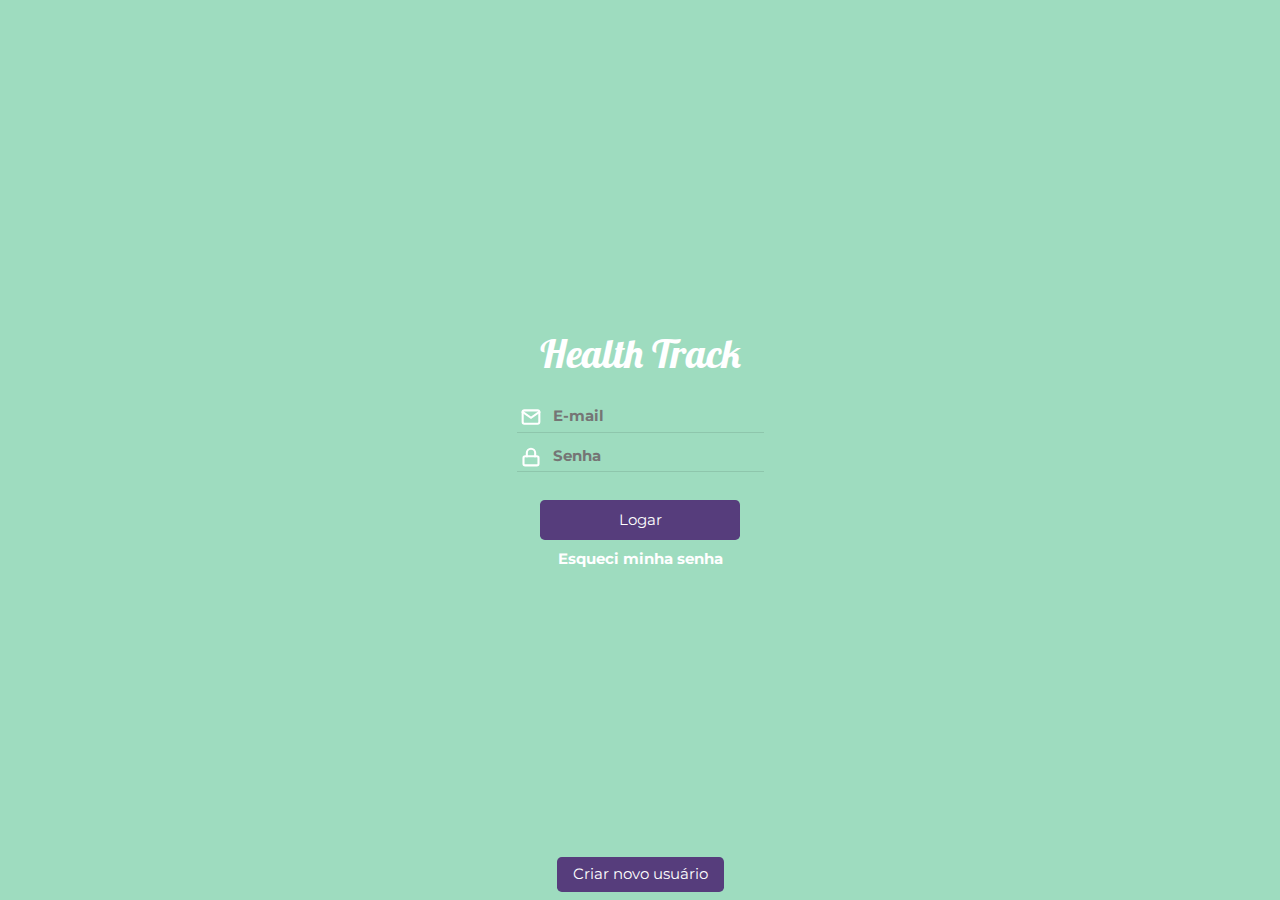
<file: index.html>
<!DOCTYPE html>
<html lang="pt-br">
<head>
    <!-- Metadados -->
    <meta charset="utf-8">
    <meta http-equiv="X-UA-Compatible" content="IE-edge">
    <meta name="viewport" content="width=device-width, initial-scale=1, shrink-to-fit=no">
    <meta name="keywords" content="HTML,CSS,XHTML,Javascript">
    <meta name="author" content="Tsuneo">
    <meta name="description" content="Health Track | Login Page">
    <!-- Bootstrap 4 | Local file -->
    <link rel="stylesheet" href="css/bootstrap.min.css">
    <!-- Style CSS -->
    <link rel="stylesheet" href="css/style.css">
    <!-- Google Fonts: CDN | Lobster, Montserrat -->
    <link href="https://fonts.googleapis.com/css?family=Lobster&display=swap" rel="stylesheet">
    <link href="https://fonts.googleapis.com/css?family=Montserrat&display=swap" rel="stylesheet">
    <!-- Title -->
    <title>Health Track</title>
</head>
<body class="bg-green font-family-montserrat font-size-15px text-white">

<!-- Page Wrap -->
<div class="container-fluid d-flex h-100 flex-column justify-content-center align-items-center">

    <!-- Logo Health Track -->
    <div class="row">
        <h1 class="font-family-lobster mb-3">Health Track</h1>
    </div>

    <!-- FORMULARIO -->
    <form id="form_logar" action="main.html" onsubmit="return false;">

        <!-- Login | Email -->
        <div class="row">
            <div class="border-bottom-1-green p-1">
                <svg xmlns="http://www.w3.org/2000/svg" width="20" height="20" viewBox="0 0 24 24" fill="none" stroke="#FFF" stroke-width="2.5" stroke-linecap="square" stroke-linejoin="arcs"><path d="M4 4h16c1.1 0 2 .9 2 2v12c0 1.1-.9 2-2 2H4c-1.1 0-2-.9-2-2V6c0-1.1.9-2 2-2z"></path><polyline points="22,6 12,13 2,6"></polyline></svg>
                <input id="input_logar_email" tabindex="2" type="text" class="ml-2 pt-2 border-0 bg-transparent text-dark-grey font-weight-bold" placeholder="E-mail">
            </div>  
        </div>

        <!-- Login | Senha -->
        <div class="row mb-1">
            <div class="border-bottom-1-green p-1">
                <svg xmlns="http://www.w3.org/2000/svg" width="20" height="20" viewBox="0 0 24 24" fill="none" stroke="#FFF" stroke-width="2.5" stroke-linecap="square" stroke-linejoin="arcs"><rect x="3" y="11" width="18" height="11" rx="2" ry="2"></rect><path d="M7 11V7a5 5 0 0 1 10 0v4"></path></svg>
                <input id="input_logar_senha" tabindex="3" class="ml-2 pt-2 border-0 bg-transparent text-dark-grey font-weight-bold" type="password" placeholder="Senha">
            </div>
        </div>

        <!-- BTN | Logar -->
        <div class="row d-flex justify-content-center">
            <button id="btn_logar" tabindex="4" type="submit" class="mt-4 bg-purple text-white border-0 rounded-lg w-200px h-40px">Logar</button>
        </div>

    </form>

    <!-- Esqueci minha senha -->
    <div class="row">
        <span class="mt-2 cursor-pointer font-weight-bold" tabindex="5" data-toggle="modal" data-target=".modal-esqueci-senha">Esqueci minha senha</span>
    </div>
    
    <!-- FOOTER | Criar novo usuário -->
    <footer class="row fixed-bottom justify-content-center">
        <button type="text" tabindex="6" class="mb-2 h-35px bg-purple border-0 rounded-lg text-white" data-toggle="modal" data-target=".modal-novo-usuario"><span class="pr-3 pl-3 mt-3 mb-3">Criar novo usuário</span></button>
    </footer>
    

    <!-- Modal | Esqueci a senha -->
    <div class="modal fade modal-esqueci-senha" tabindex="-1" role="dialog" aria-labelledby="exampleModalLongTitle" aria-hidden="true">
        <div class="modal-dialog modal-lg" role="document">
          <div class="modal-content">
            <form id="form_esqueci_senha">
                <div class="modal-header bg-purple rounded-0">
                    <h5 class="modal-title pl-3 font-weight-bold">Esqueci minha senha</h5>
                    <button type="button" class="close" data-dismiss="modal" aria-label="Close">
                        <span aria-hidden="true">&times;</span>
                    </button>
                </div>
                <div class="modal-body d-flex flex-column justify-content-center align-items-center form-group">
                    <!-- E-mail cadastrado -->
                    <span class="text-dark w-90">Informe o e-mail cadastrado para receber sua senha diretamente em seu email.</span>
                    <label for="input_email_esqueci_senha"></label>
                    <input id="input_email_esqueci_senha" type="text" class="mt-2 w-90 form-control" placeholder="E-mail cadastrado">
                </div>
                <div class="modal-footer form-group">
                    <button type="button" class="btn bg-purple text-light" data-dismiss="modal">Fechar</button>
                    <button id="btn_esqueci_senha" type="button" type="submit" class="btn bg-purple text-light">Enviar</button>
                </div>
              </form>
          </div>
        </div>
    </div>

    <!-- Modal | Criar novo usuário -->
    <div class="modal fade modal-novo-usuario" tabindex="-1" role="dialog" aria-labelledby="exampleModalLongTitle" aria-hidden="true">
        <div class="modal-dialog modal-lg" role="document">
            <form id="form_novo_usuario" action="main.html" method="POST" onsubmit="return false;">
            <div class="modal-content">

                <div class="modal-header bg-purple rounded-0 form-group">
                    <h5 class="modal-title pl-3 font-weight-bold">Registre-se no Health Track</h5>
                    <button type="button" class="close" data-dismiss="modal" aria-label="Close">
                        <span aria-hidden="true">&times;</span>
                    </button>
                </div>

                <div id="modal_body_novo_usuario" class="modal-body d-flex flex-column justify-content-center align-items-center form-group m-0">
                    <!-- Nome Completo -->
                    <label for="input_nome_novo_usuario" class="mt-0"></label>
                    <input id="input_nome_novo_usuario" type="text" class="form-control" placeholder="Nome completo">
                    <span id="span_ajuda_nome_novo_usuario" class="span-ajuda text-danger align-self-start">* É necessário preencher seu nome completo.</span>
                    <!-- Data nascimento -->
                    <label for="input_nascimento_novo_usuario"></label>
                    <div class="input-group">
                        <div class="input-group-prepend">
                            <div class="input-group-text">Nascimento</div>
                        </div>
                        <input id="input_nascimento_novo_usuario" type="text" class="form-control" placeholder="dd/mm/aaaa">
                    </div>
                    <span id="span_ajuda_nascimento_novo_usuario" class="span-ajuda text-danger align-self-start">*Use a formatação DD/MM/AAAA e não se esqueça da /</span>
                    <!-- Altura -->
                    <label for="input_altura_novo_usuario"></label>
                    <input id="input_altura_novo_usuario" type="text" class="form-control" placeholder="Altura (cm)">
                    <span id="span_ajuda_altura_novo_usuario" class="span-ajuda text-danger align-self-start">*Preencha usando o valor em centímetros.</span>
                    <!-- Email -->
                    <label for="input_email_novo_usuario"></label>
                    <input id="input_email_novo_usuario" type="text" class="form-control" placeholder="E-mail">
                    <!-- Confirmar Email -->
                    <label for="input_email_novo_usuario_confirmar"></label>
                    <input id="input_email_novo_usuario_confirmar" type="text" class="form-control" placeholder="Confirmar E-mail">
                    <span id="span_ajuda_email_novo_usuario" class="span-ajuda text-danger align-self-start">*Informe um email válido que ainda não esteja cadastrado no Health Track.</span>
                    <span id="span_ajuda_confirmar_email_novo_usuario" class="span-ajuda text-danger align-self-start">*E-mails devem ser idênticos.</span>
                    <!-- Senha -->
                    <label for="input_senha_novo_usuario"></label>
                    <input id="input_senha_novo_usuario" type="password" class="form-control" placeholder="Senha">
                    <!-- Confirmar Senha -->
                    <label for="input_senha_novo_usuario_confirmar"></label>
                    <input id="input_senha_novo_usuario_confirmar" type="password" class="form-control" placeholder="Confirmar Senha">
                    <span id="span_ajuda_senha_novo_usuario" class="span-ajuda text-danger align-self-start">*Senha deve ser composta de no mínimo 6 dígitos, dentre eles pelo menos 1 letra minúscula, 1 maiúscula e 1 númeral.</span>
                    <span id="span_ajuda_confirmar_senha_novo_usuario" class="span-ajuda text-danger align-self-start">*Senhas devem ser idênticas.</span>
                    <!-- Disclaimer -->
                    <span class="text-dark mt-2 w-95">Ao inscrever-se, você concorda com os <span class="text-primary">Termos de Serviço e a Política de Privacidade</span>, incluindo o <span class="text-primary">Uso de Cookies.</span>
                </div>

                <div id="modal_footer_novo_usuario" class="modal-footer form-group">
                    <button type="button" class="btn bg-purple text-light" data-dismiss="modal" onclick="document.location.reload(false);">Fechar</button>
                    <button id="btn_criar_novo_usuario" type="submit" class="btn bg-purple text-light">Criar conta</button>
                </div>

            </div>
            </form>
        </div>
    </div>


<!-- MODAL ALERT BOX -->
<div class="modal fade" id="modal_warning" tabindex="-1" role="dialog" aria-labelledby="modalWarning" aria-hidden="true">
    <div class="modal-dialog modal-lg" role="document">
        <div class="modal-content">
            <!-- MODAL HEADER -->
            <div class="modal-header bg-danger rounded-0">
                <h5 class="modal-title" id="exampleModalCenterTitle">AVISO</h5>
                <button type="button" class="close" data-dismiss="modal" aria-label="Close">
                    <span aria-hidden="true">&times;</span>
                </button>
            </div>
            <!-- MODAL BODY -->
            <div class="modal-body text-dark font-weight-bold">
                <span id="span_warning_msg"></span>
            </div>
            <!-- MODAL FOOTER -->
            <div class="modal-footer">
            <button type="button" class="btn btn-secondary bg-danger" data-dismiss="modal">Fechar</button>
            </div>
        </div>
    </div>
</div>

<!-- MODAL SUCCESS BOX -->
<div class="modal fade" id="modal_success" tabindex="-1" role="dialog" aria-labelledby="modalSuccess" aria-hidden="true">
    <div class="modal-dialog modal-lg" role="document">
        <div class="modal-content">
            <!-- MODAL HEADER -->
            <div class="modal-header bg-success rounded-0">
                <h5 class="modal-title" id="exampleModalCenterTitle">SUCESSO</h5>
                <button type="button" class="close" data-dismiss="modal" aria-label="Close">
                    <span aria-hidden="true">&times;</span>
                </button>
            </div>
            <!-- MODAL BODY -->
            <div class="modal-body text-dark font-weight-bold">
                <span id="span_success_msg"></span>
            </div>
            <!-- MODAL FOOTER -->
            <div class="modal-footer">
            <button type="button" class="btn btn-secondary bg-success" data-dismiss="modal">Fechar</button>
            </div>
        </div>
    </div>
</div>
    
</div>
    <!-- CDN | JQuery, Ajax e Bootstrap 4 -->
    <script src="js/jquery-3.4.1.js"></script>
    <script src="https://cdnjs.cloudflare.com/ajax/libs/popper.js/1.14.7/umd/popper.min.js" integrity="sha384-UO2eT0CpHqdSJQ6hJty5KVphtPhzWj9WO1clHTMGa3JDZwrnQq4sF86dIHNDz0W1" crossorigin="anonymous"></script>
    <script src="js/bootstrap.min.js"></script>
    <!-- Scripts -->
    <script src="js/script.js"></script>
</body>
<html>
</file>
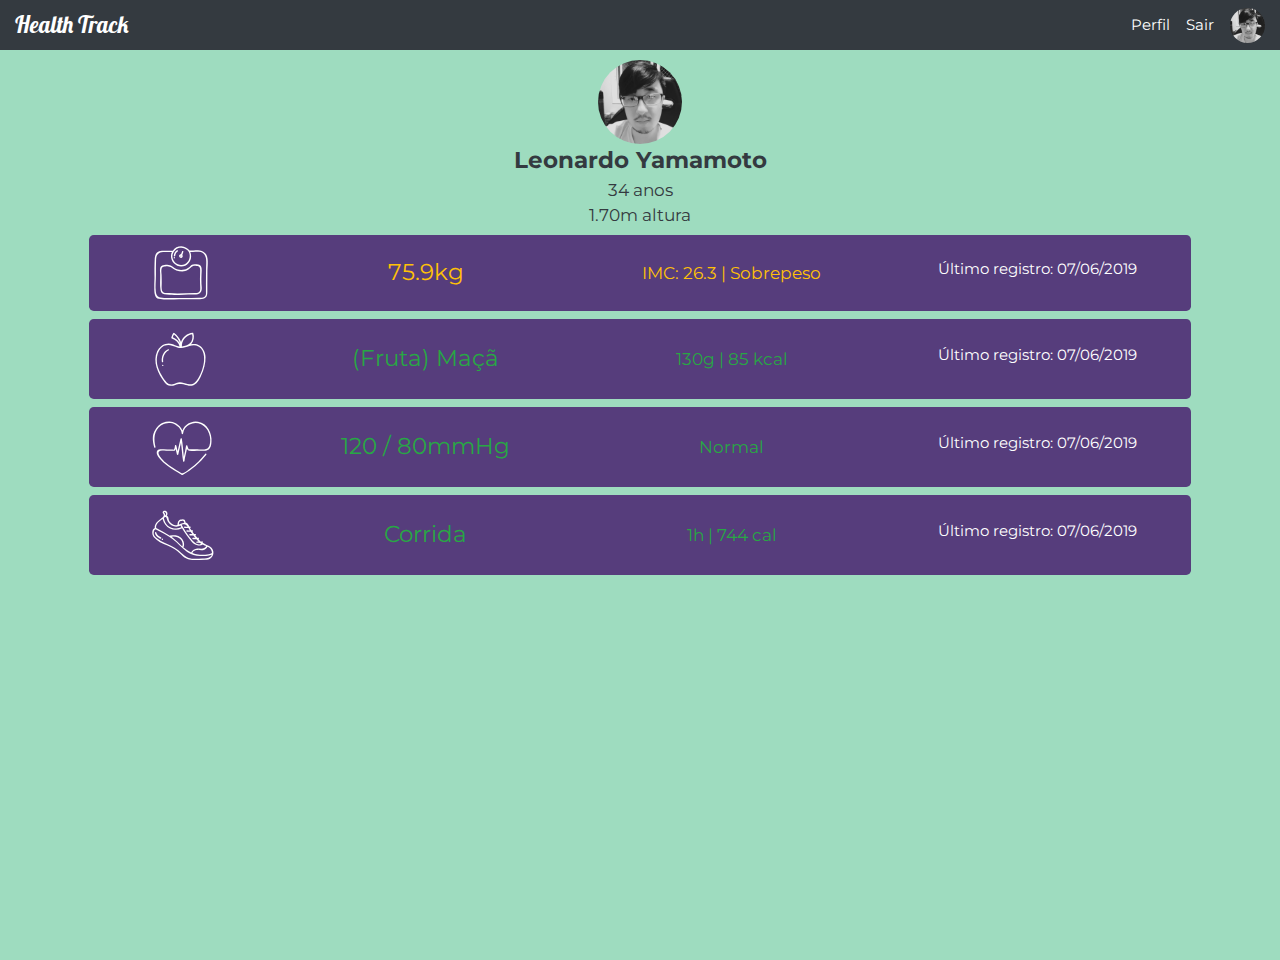
<file: main.html>
<!DOCTYPE html>
<html lang="pt-br">
<head>
    <!-- Metadados -->
    <meta charset="utf-8">
    <meta http-equiv="X-UA-Compatible" content="IE-edge">
    <meta name="viewport" content="width=device-width, initial-scale=1, shrink-to-fit=no">
    <meta name="keywords" content="HTML,CSS,XHTML,Javascript">
    <meta name="author" content="Tsuneo">
    <meta name="description" content="Bootstrap Template">
    <!-- Bootstrap 4 | Local file -->
    <link rel="stylesheet" href="css/bootstrap.min.css">
    <!-- Style CSS -->
    <link rel="stylesheet" href="css/style.css">
    <!-- Google Fonts: CDN | Lobster, Montserrat -->
    <link href="https://fonts.googleapis.com/css?family=Lobster&display=swap" rel="stylesheet">
    <link href="https://fonts.googleapis.com/css?family=Montserrat&display=swap" rel="stylesheet">
    <!-- Title -->
    <title>Health Track</title>
</head>
<body class="bg-green text-white font-family-montserrat font-size-15px">

<!-- HEADER -->
<header class="container-fluid fixed-top h-50px bg-dark d-flex justify-content-end align-items-center">
    <span class="mr-auto font-size-150 font-family-lobster">Health Track</span>
    <span class="mr-3 cursor-pointer" data-toggle="modal" data-target=".modal-perfil">Perfil</span>
    <span class="mr-3 cursor-pointer" onclick="location.href='index.html';">Sair</span>
    <img class="w-35px rounded-circle" src="img/tsuneo-avatar-pb-500x500.jpg" alt="mini avatar"/>
</header>

<!-- MAIN CONTAINER -->
<div class="container mt-60px">

    <!-- PERFIL -->
    <div class="row mb-2 d-flex flex-column justify-content-center align-items-center text-dark">
        <div class="row">
            <img src="img/tsuneo-avatar-pb-500x500.jpg" class="w-84px rounded-circle" alt="Imagem de Avatar">
        </div>
        <div class="row">
            <span class="font-size-150 font-weight-bold">Leonardo Yamamoto<span>
        </div>
        <div class="row">
            <span class="font-size-110">34 anos</span>
        </div>
        <div class="row">
            <span class="font-size-110">1.70m altura</span>
        </div>
    </div>

    <!-- PESO -->
    <div class="row mr-1 ml-1 mb-2 main-link bg-purple cursor-pointer rounded-lg" data-toggle="modal" data-target=".modal-peso">
        <div class="container-fluid">
            <div class="row">
                <!-- ICONE Peso -->
                <div class="col-md-2 d-flex justify-content-center">
                    <img class="pt-2 pb-2" src="img/Peso-Doodle.png" alt="Icone de Peso" />
                </div>
                <!-- Peso Atual -->
                <div class="col-md d-flex justify-content-center align-items-center">
                    <span class="font-size-150 text-warning">75.9kg</span>
                </div>
                <!-- IMC -->
                <div class="col-md d-flex justify-content-center align-items-center">
                    <span class="font-size-110 text-warning">IMC: 26.3 | Sobrepeso</span>
                </div>
                <!-- Ultimo Registro de Peso -->
                <div class="col-md mb-2 d-flex justify-content-center align-items-center">
                    <span>Último registro: 07/06/2019</span>
                </div>
            </div>
        </div>
    </div>

    <!-- GRÁFICO DE PESO -->
    <div class="row d-flex justify-content-center align-items-center">
        <div id="chartPeso" class="w-90"></div>
    </div>

    <!-- ALIMENTOS CONSUMIDOS -->
    <div class="row mr-1 ml-1 mb-2 main-link bg-purple cursor-pointer rounded-lg" data-toggle="modal" data-target=".modal-alimento">
        <div class="container-fluid">

            <div class="row">
                <!-- ICONE Alimento -->
                <div class="col-md-2 d-flex justify-content-center">
                    <img src="img/Alimentos-Doodle.png" alt="Icone de Alimento" />
                </div>
                <div class="col-md d-flex justify-content-center align-items-center">
                    <span class="font-size-150 text-success">(Fruta) Maçã</span>
                </div>
                <div class="col-md d-flex justify-content-center align-items-center">
                    <span class="font-size-110 text-success">130g | 85 kcal</span>
                </div>
                <div class="col-md mb-2 d-flex justify-content-center align-items-center">
                    <span>Último registro: 07/06/2019</span>
                </div>
            </div>
        </div>
    </div>

    <!-- PRESSÃO ARTERIAL -->
    <div class="row mr-1 ml-1 mb-2 main-link bg-purple cursor-pointer rounded-lg" data-toggle="modal" data-target=".modal-pressao">
        <div class="container-fluid">

            <div class="row">
                <!-- ICONE Pressão Arterial -->
                <div class="col-md-2 d-flex justify-content-center">
                    <img src="img/Pressao-Arterial-Doodle.png" alt="Icone de Pressão Arterial" />
                </div>
                <div class="col-md d-flex justify-content-center align-items-center">
                    <span class="font-size-150 text-success">120 / 80mmHg</span>
                </div>
                <div class="col-md d-flex justify-content-center align-items-center">
                    <span class="font-size-110 text-success">Normal</span>
                </div>
                <div class="col-md mb-2 d-flex justify-content-center align-items-center">
                    <span>Último registro: 07/06/2019</span>
                </div>
            </div>
        </div>
    </div>

    <!-- ATIVIDADE FÍSICA -->
    <div class="row mr-1 ml-1 mb-2 main-link bg-purple cursor-pointer rounded-lg" data-toggle="modal" data-target=".modal-atividade">
        <div class="container-fluid">

            <div class="row">
                <!-- ICONE Atividade Física -->
                <div class="col-md-2 d-flex justify-content-center">
                    <img src="img/Atividades-Fisicas-Doodle.png" alt="Icone de Atividade Física" />
                </div>
                <div class="col-md d-flex justify-content-center align-items-center">
                    <span class="font-size-150 text-success">Corrida</span>
                </div>
                <div class="col-md d-flex justify-content-center align-items-center">
                    <span class="font-size-110 text-success">1h | 744 cal</span>
                </div>
                <div class="col-md mb-2 d-flex justify-content-center align-items-center">
                    <span>Último registro: 07/06/2019</span>
                </div>
            </div>
        </div>
    </div>

</div>


<!-- Modal | Registro de Peso -->
<div class="modal fade modal-peso" tabindex="-1" role="dialog" aria-labelledby="modalPeso" aria-hidden="true">
    <div class="modal-dialog modal-xl" role="document">
        <div class="modal-content bg-light">
            <!-- HEADER -->
            <div class="modal-header bg-purple rounded-0">
                <h5 class="modal-title pl-3 font-weight-bold">Registro de Peso</h5>
                <button type="button" class="close" data-dismiss="modal" aria-label="Close">
                    <span aria-hidden="true">&times;</span>
                </button>
            </div>
            <!-- CONTENT -->
            <div class="modal-body">
                <!-- Container -->
                <div class="container-fluid">
                    <!-- Tabela -->
                    <table class="table table-responsive-sm text-center">
                        <thead class="bg-purple text-light">
                            <!-- Cabeçalho da Tabela -->
                            <tr>
                                <th scope="col">Registro</th>
                                <th scope="col">Peso(kg)</th>
                                <th scope="col">Editar</th>
                                <th scope="col">Remover</th>
                            </tr>
                        </thead>
                        <tbody class="text-dark">
                            <!-- Exemplo 1 -->
                            <tr>
                                <td>07/06/19</td>
                                <td>75.9</td>
                                <td><svg xmlns="http://www.w3.org/2000/svg" width="20" height="20" viewBox="0 0 24 24" fill="none" stroke="#563d7c" stroke-width="2" stroke-linecap="butt" stroke-linejoin="arcs"><path d="M20 14.66V20a2 2 0 0 1-2 2H4a2 2 0 0 1-2-2V6a2 2 0 0 1 2-2h5.34"></path><polygon points="18 2 22 6 12 16 8 16 8 12 18 2"></polygon></svg></td>
                                <td><svg xmlns="http://www.w3.org/2000/svg" width="20" height="20" viewBox="0 0 24 24" fill="none" stroke="#563d7c" stroke-width="2" stroke-linecap="butt" stroke-linejoin="arcs"><polyline points="3 6 5 6 21 6"></polyline><path d="M19 6v14a2 2 0 0 1-2 2H7a2 2 0 0 1-2-2V6m3 0V4a2 2 0 0 1 2-2h4a2 2 0 0 1 2 2v2"></path><line x1="10" y1="11" x2="10" y2="17"></line><line x1="14" y1="11" x2="14" y2="17"></line></svg></td>
                            </tr>
                            <!-- Exemplo 2 -->
                            <tr>
                                <td>21/05/19</td>
                                <td>76.6</td>
                                <td><svg xmlns="http://www.w3.org/2000/svg" width="20" height="20" viewBox="0 0 24 24" fill="none" stroke="#563d7c" stroke-width="2" stroke-linecap="butt" stroke-linejoin="arcs"><path d="M20 14.66V20a2 2 0 0 1-2 2H4a2 2 0 0 1-2-2V6a2 2 0 0 1 2-2h5.34"></path><polygon points="18 2 22 6 12 16 8 16 8 12 18 2"></polygon></svg></td>
                                <td><svg xmlns="http://www.w3.org/2000/svg" width="20" height="20" viewBox="0 0 24 24" fill="none" stroke="#563d7c" stroke-width="2" stroke-linecap="butt" stroke-linejoin="arcs"><polyline points="3 6 5 6 21 6"></polyline><path d="M19 6v14a2 2 0 0 1-2 2H7a2 2 0 0 1-2-2V6m3 0V4a2 2 0 0 1 2-2h4a2 2 0 0 1 2 2v2"></path><line x1="10" y1="11" x2="10" y2="17"></line><line x1="14" y1="11" x2="14" y2="17"></line></svg></td>
                            </tr>
                            <!-- Exemplo 3 -->
                            <tr>
                                <td>29/04/19</td>
                                <td>77.0</td>
                                <td><svg xmlns="http://www.w3.org/2000/svg" width="20" height="20" viewBox="0 0 24 24" fill="none" stroke="#563d7c" stroke-width="2" stroke-linecap="butt" stroke-linejoin="arcs"><path d="M20 14.66V20a2 2 0 0 1-2 2H4a2 2 0 0 1-2-2V6a2 2 0 0 1 2-2h5.34"></path><polygon points="18 2 22 6 12 16 8 16 8 12 18 2"></polygon></svg></td>
                                <td><svg xmlns="http://www.w3.org/2000/svg" width="20" height="20" viewBox="0 0 24 24" fill="none" stroke="#563d7c" stroke-width="2" stroke-linecap="butt" stroke-linejoin="arcs"><polyline points="3 6 5 6 21 6"></polyline><path d="M19 6v14a2 2 0 0 1-2 2H7a2 2 0 0 1-2-2V6m3 0V4a2 2 0 0 1 2-2h4a2 2 0 0 1 2 2v2"></path><line x1="10" y1="11" x2="10" y2="17"></line><line x1="14" y1="11" x2="14" y2="17"></line></svg></td>
                            </tr>
                            <!-- Exemplo 4 -->
                            <tr>
                                <td>23/03/19</td>
                                <td>77.4</td>
                                <td><svg xmlns="http://www.w3.org/2000/svg" width="20" height="20" viewBox="0 0 24 24" fill="none" stroke="#563d7c" stroke-width="2" stroke-linecap="butt" stroke-linejoin="arcs"><path d="M20 14.66V20a2 2 0 0 1-2 2H4a2 2 0 0 1-2-2V6a2 2 0 0 1 2-2h5.34"></path><polygon points="18 2 22 6 12 16 8 16 8 12 18 2"></polygon></svg></td>
                                <td><svg xmlns="http://www.w3.org/2000/svg" width="20" height="20" viewBox="0 0 24 24" fill="none" stroke="#563d7c" stroke-width="2" stroke-linecap="butt" stroke-linejoin="arcs"><polyline points="3 6 5 6 21 6"></polyline><path d="M19 6v14a2 2 0 0 1-2 2H7a2 2 0 0 1-2-2V6m3 0V4a2 2 0 0 1 2-2h4a2 2 0 0 1 2 2v2"></path><line x1="10" y1="11" x2="10" y2="17"></line><line x1="14" y1="11" x2="14" y2="17"></line></svg></td>
                            </tr>
                            <!-- Exemplo 5 -->
                            <tr>
                                <td>24/02/19</td>
                                <td>77.0</td>
                                <td><svg xmlns="http://www.w3.org/2000/svg" width="20" height="20" viewBox="0 0 24 24" fill="none" stroke="#563d7c" stroke-width="2" stroke-linecap="butt" stroke-linejoin="arcs"><path d="M20 14.66V20a2 2 0 0 1-2 2H4a2 2 0 0 1-2-2V6a2 2 0 0 1 2-2h5.34"></path><polygon points="18 2 22 6 12 16 8 16 8 12 18 2"></polygon></svg></td>
                                <td><svg xmlns="http://www.w3.org/2000/svg" width="20" height="20" viewBox="0 0 24 24" fill="none" stroke="#563d7c" stroke-width="2" stroke-linecap="butt" stroke-linejoin="arcs"><polyline points="3 6 5 6 21 6"></polyline><path d="M19 6v14a2 2 0 0 1-2 2H7a2 2 0 0 1-2-2V6m3 0V4a2 2 0 0 1 2-2h4a2 2 0 0 1 2 2v2"></path><line x1="10" y1="11" x2="10" y2="17"></line><line x1="14" y1="11" x2="14" y2="17"></line></svg></td>
                            </tr>
                            <!-- Exemplo 6 -->
                            <tr>
                                <td>26/01/19</td>
                                <td>77.6</td>
                                <td><svg xmlns="http://www.w3.org/2000/svg" width="20" height="20" viewBox="0 0 24 24" fill="none" stroke="#563d7c" stroke-width="2" stroke-linecap="butt" stroke-linejoin="arcs"><path d="M20 14.66V20a2 2 0 0 1-2 2H4a2 2 0 0 1-2-2V6a2 2 0 0 1 2-2h5.34"></path><polygon points="18 2 22 6 12 16 8 16 8 12 18 2"></polygon></svg></td>
                                <td><svg xmlns="http://www.w3.org/2000/svg" width="20" height="20" viewBox="0 0 24 24" fill="none" stroke="#563d7c" stroke-width="2" stroke-linecap="butt" stroke-linejoin="arcs"><polyline points="3 6 5 6 21 6"></polyline><path d="M19 6v14a2 2 0 0 1-2 2H7a2 2 0 0 1-2-2V6m3 0V4a2 2 0 0 1 2-2h4a2 2 0 0 1 2 2v2"></path><line x1="10" y1="11" x2="10" y2="17"></line><line x1="14" y1="11" x2="14" y2="17"></line></svg></td>
                            </tr>
                            <!-- Exemplo 7 -->
                            <tr>
                                <td>29/12/18</td>
                                <td>78.4</td>
                                <td><svg xmlns="http://www.w3.org/2000/svg" width="20" height="20" viewBox="0 0 24 24" fill="none" stroke="#563d7c" stroke-width="2" stroke-linecap="butt" stroke-linejoin="arcs"><path d="M20 14.66V20a2 2 0 0 1-2 2H4a2 2 0 0 1-2-2V6a2 2 0 0 1 2-2h5.34"></path><polygon points="18 2 22 6 12 16 8 16 8 12 18 2"></polygon></svg></td>
                                <td><svg xmlns="http://www.w3.org/2000/svg" width="20" height="20" viewBox="0 0 24 24" fill="none" stroke="#563d7c" stroke-width="2" stroke-linecap="butt" stroke-linejoin="arcs"><polyline points="3 6 5 6 21 6"></polyline><path d="M19 6v14a2 2 0 0 1-2 2H7a2 2 0 0 1-2-2V6m3 0V4a2 2 0 0 1 2-2h4a2 2 0 0 1 2 2v2"></path><line x1="10" y1="11" x2="10" y2="17"></line><line x1="14" y1="11" x2="14" y2="17"></line></svg></td>
                            </tr>
                            <!-- Exemplo 8 -->
                            <tr>
                                <td>30/11/18</td>
                                <td>79.4</td>
                                <td><svg xmlns="http://www.w3.org/2000/svg" width="20" height="20" viewBox="0 0 24 24" fill="none" stroke="#563d7c" stroke-width="2" stroke-linecap="butt" stroke-linejoin="arcs"><path d="M20 14.66V20a2 2 0 0 1-2 2H4a2 2 0 0 1-2-2V6a2 2 0 0 1 2-2h5.34"></path><polygon points="18 2 22 6 12 16 8 16 8 12 18 2"></polygon></svg></td>
                                <td><svg xmlns="http://www.w3.org/2000/svg" width="20" height="20" viewBox="0 0 24 24" fill="none" stroke="#563d7c" stroke-width="2" stroke-linecap="butt" stroke-linejoin="arcs"><polyline points="3 6 5 6 21 6"></polyline><path d="M19 6v14a2 2 0 0 1-2 2H7a2 2 0 0 1-2-2V6m3 0V4a2 2 0 0 1 2-2h4a2 2 0 0 1 2 2v2"></path><line x1="10" y1="11" x2="10" y2="17"></line><line x1="14" y1="11" x2="14" y2="17"></line></svg></td>
                            </tr>
                            <!-- Exemplo 9 -->
                            <tr>
                                <td>23/10/18</td>
                                <td>80.0</td>
                                <td><svg xmlns="http://www.w3.org/2000/svg" width="20" height="20" viewBox="0 0 24 24" fill="none" stroke="#563d7c" stroke-width="2" stroke-linecap="butt" stroke-linejoin="arcs"><path d="M20 14.66V20a2 2 0 0 1-2 2H4a2 2 0 0 1-2-2V6a2 2 0 0 1 2-2h5.34"></path><polygon points="18 2 22 6 12 16 8 16 8 12 18 2"></polygon></svg></td>
                                <td><svg xmlns="http://www.w3.org/2000/svg" width="20" height="20" viewBox="0 0 24 24" fill="none" stroke="#563d7c" stroke-width="2" stroke-linecap="butt" stroke-linejoin="arcs"><polyline points="3 6 5 6 21 6"></polyline><path d="M19 6v14a2 2 0 0 1-2 2H7a2 2 0 0 1-2-2V6m3 0V4a2 2 0 0 1 2-2h4a2 2 0 0 1 2 2v2"></path><line x1="10" y1="11" x2="10" y2="17"></line><line x1="14" y1="11" x2="14" y2="17"></line></svg></td>
                            </tr>
                            <!-- Exemplo 10 -->
                            <tr>
                                <td>21/09/18</td>
                                <td>81.0</td>
                                <td><svg xmlns="http://www.w3.org/2000/svg" width="20" height="20" viewBox="0 0 24 24" fill="none" stroke="#563d7c" stroke-width="2" stroke-linecap="butt" stroke-linejoin="arcs"><path d="M20 14.66V20a2 2 0 0 1-2 2H4a2 2 0 0 1-2-2V6a2 2 0 0 1 2-2h5.34"></path><polygon points="18 2 22 6 12 16 8 16 8 12 18 2"></polygon></svg></td>
                                <td><svg xmlns="http://www.w3.org/2000/svg" width="20" height="20" viewBox="0 0 24 24" fill="none" stroke="#563d7c" stroke-width="2" stroke-linecap="butt" stroke-linejoin="arcs"><polyline points="3 6 5 6 21 6"></polyline><path d="M19 6v14a2 2 0 0 1-2 2H7a2 2 0 0 1-2-2V6m3 0V4a2 2 0 0 1 2-2h4a2 2 0 0 1 2 2v2"></path><line x1="10" y1="11" x2="10" y2="17"></line><line x1="14" y1="11" x2="14" y2="17"></line></svg></td>
                            </tr>
                            <!-- Exemplo 11 -->
                            <tr>
                                <td>25/07/18</td>
                                <td>82.4</td>
                                <td><svg xmlns="http://www.w3.org/2000/svg" width="20" height="20" viewBox="0 0 24 24" fill="none" stroke="#563d7c" stroke-width="2" stroke-linecap="butt" stroke-linejoin="arcs"><path d="M20 14.66V20a2 2 0 0 1-2 2H4a2 2 0 0 1-2-2V6a2 2 0 0 1 2-2h5.34"></path><polygon points="18 2 22 6 12 16 8 16 8 12 18 2"></polygon></svg></td>
                                <td><svg xmlns="http://www.w3.org/2000/svg" width="20" height="20" viewBox="0 0 24 24" fill="none" stroke="#563d7c" stroke-width="2" stroke-linecap="butt" stroke-linejoin="arcs"><polyline points="3 6 5 6 21 6"></polyline><path d="M19 6v14a2 2 0 0 1-2 2H7a2 2 0 0 1-2-2V6m3 0V4a2 2 0 0 1 2-2h4a2 2 0 0 1 2 2v2"></path><line x1="10" y1="11" x2="10" y2="17"></line><line x1="14" y1="11" x2="14" y2="17"></line></svg></td>
                            </tr>
                            <!-- Exemplo 12 -->
                            <tr>
                                <td>18/06/18</td>
                                <td>83.0</td>
                                <td><svg xmlns="http://www.w3.org/2000/svg" width="20" height="20" viewBox="0 0 24 24" fill="none" stroke="#563d7c" stroke-width="2" stroke-linecap="butt" stroke-linejoin="arcs"><path d="M20 14.66V20a2 2 0 0 1-2 2H4a2 2 0 0 1-2-2V6a2 2 0 0 1 2-2h5.34"></path><polygon points="18 2 22 6 12 16 8 16 8 12 18 2"></polygon></svg></td>
                                <td><svg xmlns="http://www.w3.org/2000/svg" width="20" height="20" viewBox="0 0 24 24" fill="none" stroke="#563d7c" stroke-width="2" stroke-linecap="butt" stroke-linejoin="arcs"><polyline points="3 6 5 6 21 6"></polyline><path d="M19 6v14a2 2 0 0 1-2 2H7a2 2 0 0 1-2-2V6m3 0V4a2 2 0 0 1 2-2h4a2 2 0 0 1 2 2v2"></path><line x1="10" y1="11" x2="10" y2="17"></line><line x1="14" y1="11" x2="14" y2="17"></line></svg></td>
                            </tr>
                        
                        </tbody>
                    </table>
                </div>
            </div>
            <!-- FOOTER -->
            <div class="modal-footer form-group">
                <button type="button" class="btn bg-purple text-light" data-dismiss="modal">Fechar</button>
                <button type="button" type="submit" class="btn bg-purple text-light" data-toggle="modal" data-target=".modal-novo-peso">Novo registro</button>
            </div>
        </div>
    </div>

</div>

<!-- Modal | Novo Registro Peso -->
<div class="modal fade modal-novo-peso" tabindex="-1" role="dialog" aria-labelledby="modalNovoPeso" aria-hidden="true">
    <div class="modal-dialog modal-lg" role="document">
        <div class="modal-content">
        <form id="form_registro_peso">
            <div class="modal-header bg-green rounded-0">
                <h5 class="modal-title pl-3 font-weight-bold">Novo Registro</h5>
                <button type="button" class="close" data-dismiss="modal" aria-label="Close">
                    <span aria-hidden="true">&times;</span>
                </button>
            </div>
            <div class="modal-body form-group">
                <!-- Container -->
                <div class="container-fluid">
                   <!-- Peso atual -->
                   <label for="input_peso_registro_peso"></label>
                   <input id="input_peso_registro_peso" type="text" class="form-control" placeholder="Peso Atual">
                   <span id="span_ajuda_peso_registro_peso" class="span-ajuda text-danger align-self-start">*Indique seu peso corretamente. (Ex: 74.5)</span>
                   <!-- Data do registro -->
                   <label for="input_data_registro_peso" class="text-dark"></label>
                   <div class="input-group">
                    <div class="input-group-prepend">
                      <div class="input-group-text">Data da Pesagem</div>
                    </div>
                    <input id="input_data_registro_peso" type="text" placeholder="dd/mm/aaaa" class="form-control">
                    </div>
                    <span id="span_ajuda_data_registro_peso" class="span-ajuda text-danger align-self-start">*Use a formatação DD/MM/AAAA e não se esqueça da /</span>
                </div>
            </div>
            <div class="modal-footer form-group">
                <button type="button" class="btn bg-green text-light" data-dismiss="modal">Fechar</button>
                <button id="btn_salvar_peso" type="button" class="btn bg-green text-light">Salvar peso</button>
            </div>
        </form>
        </div>
    </div>
</div>



<!-- Modal | Alimentos Consumidos -->
<div class="modal fade modal-alimento" tabindex="-1" role="dialog" aria-labelledby="modalAlimento" aria-hidden="true">
    <div class="modal-dialog modal-xl" role="document">
        <div class="modal-content">
            <!-- HEADER -->
            <div class="modal-header bg-purple rounded-0">
                <h5 class="modal-title pl-3 font-weight-bold">Alimentos Consumidos</h5>
                <button type="button" class="close" data-dismiss="modal" aria-label="Close">
                    <span aria-hidden="true">&times;</span>
                </button>
            </div>
            <!-- CONTENT -->
            <div class="modal-body">
                <div class="container-fluid">
                    <table class="table table-responsive-sm text-center">
                        <thead class="bg-purple text-light">
                           <tr>
                               <th>Registro</th>
                               <th>Tipo</th>
                               <th>Descrição</th>
                               <th>Calorias</th>
                               <th>Editar</th>
                               <th>Remover</th>
                           </tr>
                        </thead>
                        <tbody class="text-dark">
                            <!-- Exemplo 1 -->
                            <tr>
                                <td>07/06/19</td>
                                <td>Fruta</td>
                                <td>Maçã (130g)</td>
                                <td>85 kcal</td>
                                <td><svg xmlns="http://www.w3.org/2000/svg" width="20" height="20" viewBox="0 0 24 24" fill="none" stroke="#563d7c" stroke-width="2" stroke-linecap="butt" stroke-linejoin="arcs"><path d="M20 14.66V20a2 2 0 0 1-2 2H4a2 2 0 0 1-2-2V6a2 2 0 0 1 2-2h5.34"></path><polygon points="18 2 22 6 12 16 8 16 8 12 18 2"></polygon></svg></td>
                                <td><svg xmlns="http://www.w3.org/2000/svg" width="20" height="20" viewBox="0 0 24 24" fill="none" stroke="#563d7c" stroke-width="2" stroke-linecap="butt" stroke-linejoin="arcs"><polyline points="3 6 5 6 21 6"></polyline><path d="M19 6v14a2 2 0 0 1-2 2H7a2 2 0 0 1-2-2V6m3 0V4a2 2 0 0 1 2-2h4a2 2 0 0 1 2 2v2"></path><line x1="10" y1="11" x2="10" y2="17"></line><line x1="14" y1="11" x2="14" y2="17"></line></svg></td>
                            </tr>
                            <!-- Exemplo 2 -->
                            <tr>
                                <td>07/06/19</td>
                                <td>Almoço</td>
                                <td>Feijoada, Suco de Limão, Picole</td>
                                <td>1.189kcal</td>
                                <td><svg xmlns="http://www.w3.org/2000/svg" width="20" height="20" viewBox="0 0 24 24" fill="none" stroke="#563d7c" stroke-width="2" stroke-linecap="butt" stroke-linejoin="arcs"><path d="M20 14.66V20a2 2 0 0 1-2 2H4a2 2 0 0 1-2-2V6a2 2 0 0 1 2-2h5.34"></path><polygon points="18 2 22 6 12 16 8 16 8 12 18 2"></polygon></svg></td>
                                <td><svg xmlns="http://www.w3.org/2000/svg" width="20" height="20" viewBox="0 0 24 24" fill="none" stroke="#563d7c" stroke-width="2" stroke-linecap="butt" stroke-linejoin="arcs"><polyline points="3 6 5 6 21 6"></polyline><path d="M19 6v14a2 2 0 0 1-2 2H7a2 2 0 0 1-2-2V6m3 0V4a2 2 0 0 1 2-2h4a2 2 0 0 1 2 2v2"></path><line x1="10" y1="11" x2="10" y2="17"></line><line x1="14" y1="11" x2="14" y2="17"></line></svg></td>
                            </tr>
                            <!-- Exemplo 3 -->
                            <tr>
                                <td>01/06/19</td>
                                <td>Lanche Leve</td>
                                <td>Tigela de cereal com 1 banana.</td>
                                <td>284 kcal</td>
                                <td><svg xmlns="http://www.w3.org/2000/svg" width="20" height="20" viewBox="0 0 24 24" fill="none" stroke="#563d7c" stroke-width="2" stroke-linecap="butt" stroke-linejoin="arcs"><path d="M20 14.66V20a2 2 0 0 1-2 2H4a2 2 0 0 1-2-2V6a2 2 0 0 1 2-2h5.34"></path><polygon points="18 2 22 6 12 16 8 16 8 12 18 2"></polygon></svg></td>
                                <td><svg xmlns="http://www.w3.org/2000/svg" width="20" height="20" viewBox="0 0 24 24" fill="none" stroke="#563d7c" stroke-width="2" stroke-linecap="butt" stroke-linejoin="arcs"><polyline points="3 6 5 6 21 6"></polyline><path d="M19 6v14a2 2 0 0 1-2 2H7a2 2 0 0 1-2-2V6m3 0V4a2 2 0 0 1 2-2h4a2 2 0 0 1 2 2v2"></path><line x1="10" y1="11" x2="10" y2="17"></line><line x1="14" y1="11" x2="14" y2="17"></line></svg></td>
                            </tr>
                            <!-- Exemplo 4 -->
                            <tr>
                                <td>01/06/19</td>
                                <td>Jantar</td>
                                <td>Arroz, Filé de Frango e Salada</td>
                                <td>809 kcal</td>
                                <td><svg xmlns="http://www.w3.org/2000/svg" width="20" height="20" viewBox="0 0 24 24" fill="none" stroke="#563d7c" stroke-width="2" stroke-linecap="butt" stroke-linejoin="arcs"><path d="M20 14.66V20a2 2 0 0 1-2 2H4a2 2 0 0 1-2-2V6a2 2 0 0 1 2-2h5.34"></path><polygon points="18 2 22 6 12 16 8 16 8 12 18 2"></polygon></svg></td>
                                <td><svg xmlns="http://www.w3.org/2000/svg" width="20" height="20" viewBox="0 0 24 24" fill="none" stroke="#563d7c" stroke-width="2" stroke-linecap="butt" stroke-linejoin="arcs"><polyline points="3 6 5 6 21 6"></polyline><path d="M19 6v14a2 2 0 0 1-2 2H7a2 2 0 0 1-2-2V6m3 0V4a2 2 0 0 1 2-2h4a2 2 0 0 1 2 2v2"></path><line x1="10" y1="11" x2="10" y2="17"></line><line x1="14" y1="11" x2="14" y2="17"></line></svg></td>
                            </tr>
                            <!-- Exemplo 1 -->
                            <tr>
                                <td>01/06/19</td>
                                <td>Café da Manhã</td>
                                <td>Maçã, Xícara de café e uma fatia de pão com requeijão</td>
                                <td>185 kcal</td>
                                <td><svg xmlns="http://www.w3.org/2000/svg" width="20" height="20" viewBox="0 0 24 24" fill="none" stroke="#563d7c" stroke-width="2" stroke-linecap="butt" stroke-linejoin="arcs"><path d="M20 14.66V20a2 2 0 0 1-2 2H4a2 2 0 0 1-2-2V6a2 2 0 0 1 2-2h5.34"></path><polygon points="18 2 22 6 12 16 8 16 8 12 18 2"></polygon></svg></td>
                                <td><svg xmlns="http://www.w3.org/2000/svg" width="20" height="20" viewBox="0 0 24 24" fill="none" stroke="#563d7c" stroke-width="2" stroke-linecap="butt" stroke-linejoin="arcs"><polyline points="3 6 5 6 21 6"></polyline><path d="M19 6v14a2 2 0 0 1-2 2H7a2 2 0 0 1-2-2V6m3 0V4a2 2 0 0 1 2-2h4a2 2 0 0 1 2 2v2"></path><line x1="10" y1="11" x2="10" y2="17"></line><line x1="14" y1="11" x2="14" y2="17"></line></svg></td>
                            </tr>
                        </tbody>
                    </table>
                </div>
            </div>
            <!-- FOOTER -->
            <div class="modal-footer form-group">
                <button type="button" class="btn bg-purple text-light" data-dismiss="modal">Fechar</button>
                <button type="button" type="submit" class="btn bg-purple text-light" data-toggle="modal" data-target=".modal-novo-alimento">Adicionar Refeição</button>
            </div>
        </div>
    </div>
</div>

<!-- Modal | Novo Registro Refeição -->
<div class="modal fade modal-novo-alimento" tabindex="-1" role="dialog" aria-labelledby="modalNovoAlimento" aria-hidden="true">
    <div class="modal-dialog modal-lg" role="document">
        <div class="modal-content">
        <form id="form_registro_alimento">
            <div class="modal-header bg-green rounded-0">
                <h5 class="modal-title pl-3 font-weight-bold">Nova Refeição</h5>
                <button type="button" class="close" data-dismiss="modal" aria-label="Close">
                    <span aria-hidden="true">&times;</span>
                </button>
            </div>
            <div class="modal-body form-group">
                <!-- Container -->
                <div class="container-fluid">
                    <!-- Tipo de Refeição -->
                    <label for="select_tipo_registro_alimento"></label>
                    <select id="select_tipo_registro_alimento" class="form-control">
                        <option value="">Tipo de refeição</option>
                        <option value="cafe-da-manha">Café da manhã</option>
                        <option value="almoco">Almoço</option>
                        <option value="jantar">Jantar</option>
                        <option value="lanche-leve">Lanche leve</option>
                        <option value="fruta">Fruta</option>
                    </select>
                    <span id="span_ajuda_tipo_registro_alimento" class="span-ajuda text-danger align-self-start">*Selecione um tipo de refeição</span>
                    <!-- Descrição -->
                    <label for="textarea_descricao_registro_alimento"></label>
                    <textarea id="textarea_descricao_registro_alimento" rows="5" class="form-control" placeholder="Descrição da refeição"></textarea>
                    <span id="span_ajuda_descricao_registro_alimento" class="span-ajuda text-danger align-self-start">*Escreva uma descrição sobre a refeição</span>
                    <!-- Data do registro -->
                    <label for="input_data_registro_alimento" class="text-dark"></label>
                    <div class="input-group">
                        <div class="input-group-prepend">
                          <div class="input-group-text">Data da refeição</div>
                        </div>
                        <input id="input_data_registro_alimento" type="text" class="form-control" placeholder="dd/mm/aaaa">
                    </div>
                    <span id="span_ajuda_data_registro_alimento" class="span-ajuda text-danger align-self-start">*Use a formatação DD/MM/AAAA e não se esqueça da /</span>
                    <!-- Calorias -->
                    <label for="input_calorias_registro_alimento"></label>
                    <input id="input_calorias_registro_alimento" type="text" class="form-control" placeholder="Calorias">
                    <span id="span_ajuda_calorias_registro_alimento" class="span-ajuda text-danger align-self-start">*Informe valor de calorias aproximadas da refeição</span>
                </div>
            </div>
            <div class="modal-footer form-group">
                <button type="button" class="btn bg-green text-light" data-dismiss="modal">Fechar</button>
                <button id="btn_salvar_alimento" type="button" class="btn bg-green text-light">Salvar refeição</button>
            </div>
        </form>
        </div>
    </div>
</div>



<!-- Modal | Pressão Arterial -->
<div class="modal fade modal-pressao" tabindex="-1" role="dialog" aria-labelledby="modalPressao" aria-hidden="true">
    <div class="modal-dialog modal-xl" role="document">
        <div class="modal-content">
            <!-- HEADER -->
            <div class="modal-header bg-purple rounded-0">
                <h5 class="modal-title pl-3 font-weight-bold">Pressão Arterial</h5>
                <button type="button" class="close" data-dismiss="modal" aria-label="Close">
                    <span aria-hidden="true">&times;</span>
                </button>
            </div>
            <!-- CONTENT -->
            <div class="modal-body">
                <!-- Container -->
                <div class="container-fluid">
                    <!-- Tabela -->
                    <table class="table table-responsive-sm text-center">
                        <thead class="bg-purple text-light">
                            <!-- Cabeçalho da Tabela -->
                            <tr>
                                <th scope="col">Registro</th>
                                <th scope="col">Sistólica(mmHg)</th>
                                <th scope="col">Diastólica(mmHg)</th>
                                <th scope="col">Editar</th>
                                <th scope="col">Remover</th>
                            </tr>
                        </thead>
                        <tbody class="text-dark">
                            <!-- Exemplo 1 -->
                            <tr>
                                <td>07/06/19</td>
                                <td>120</td>
                                <td>80</td>
                                <td><svg xmlns="http://www.w3.org/2000/svg" width="20" height="20" viewBox="0 0 24 24" fill="none" stroke="#563d7c" stroke-width="2" stroke-linecap="butt" stroke-linejoin="arcs"><path d="M20 14.66V20a2 2 0 0 1-2 2H4a2 2 0 0 1-2-2V6a2 2 0 0 1 2-2h5.34"></path><polygon points="18 2 22 6 12 16 8 16 8 12 18 2"></polygon></svg></td>
                                <td><svg xmlns="http://www.w3.org/2000/svg" width="20" height="20" viewBox="0 0 24 24" fill="none" stroke="#563d7c" stroke-width="2" stroke-linecap="butt" stroke-linejoin="arcs"><polyline points="3 6 5 6 21 6"></polyline><path d="M19 6v14a2 2 0 0 1-2 2H7a2 2 0 0 1-2-2V6m3 0V4a2 2 0 0 1 2-2h4a2 2 0 0 1 2 2v2"></path><line x1="10" y1="11" x2="10" y2="17"></line><line x1="14" y1="11" x2="14" y2="17"></line></svg></td>
                            </tr>
                            <!-- Exemplo 2 -->
                            <tr>
                                <td>14/05/19</td>
                                <td>116</td>
                                <td>81</td>
                                <td><svg xmlns="http://www.w3.org/2000/svg" width="20" height="20" viewBox="0 0 24 24" fill="none" stroke="#563d7c" stroke-width="2" stroke-linecap="butt" stroke-linejoin="arcs"><path d="M20 14.66V20a2 2 0 0 1-2 2H4a2 2 0 0 1-2-2V6a2 2 0 0 1 2-2h5.34"></path><polygon points="18 2 22 6 12 16 8 16 8 12 18 2"></polygon></svg></td>
                                <td><svg xmlns="http://www.w3.org/2000/svg" width="20" height="20" viewBox="0 0 24 24" fill="none" stroke="#563d7c" stroke-width="2" stroke-linecap="butt" stroke-linejoin="arcs"><polyline points="3 6 5 6 21 6"></polyline><path d="M19 6v14a2 2 0 0 1-2 2H7a2 2 0 0 1-2-2V6m3 0V4a2 2 0 0 1 2-2h4a2 2 0 0 1 2 2v2"></path><line x1="10" y1="11" x2="10" y2="17"></line><line x1="14" y1="11" x2="14" y2="17"></line></svg></td>
                            </tr>
                            <!-- Exemplo 3 -->
                            <tr>
                                <td>09/03/19</td>
                                <td>115</td>
                                <td>81</td>
                                <td><svg xmlns="http://www.w3.org/2000/svg" width="20" height="20" viewBox="0 0 24 24" fill="none" stroke="#563d7c" stroke-width="2" stroke-linecap="butt" stroke-linejoin="arcs"><path d="M20 14.66V20a2 2 0 0 1-2 2H4a2 2 0 0 1-2-2V6a2 2 0 0 1 2-2h5.34"></path><polygon points="18 2 22 6 12 16 8 16 8 12 18 2"></polygon></svg></td>
                                <td><svg xmlns="http://www.w3.org/2000/svg" width="20" height="20" viewBox="0 0 24 24" fill="none" stroke="#563d7c" stroke-width="2" stroke-linecap="butt" stroke-linejoin="arcs"><polyline points="3 6 5 6 21 6"></polyline><path d="M19 6v14a2 2 0 0 1-2 2H7a2 2 0 0 1-2-2V6m3 0V4a2 2 0 0 1 2-2h4a2 2 0 0 1 2 2v2"></path><line x1="10" y1="11" x2="10" y2="17"></line><line x1="14" y1="11" x2="14" y2="17"></line></svg></td>
                            </tr>
                            <!-- Exemplo 4 -->
                            <tr>
                                <td>22/02/19</td>
                                <td>117</td>
                                <td>80</td>
                                <td><svg xmlns="http://www.w3.org/2000/svg" width="20" height="20" viewBox="0 0 24 24" fill="none" stroke="#563d7c" stroke-width="2" stroke-linecap="butt" stroke-linejoin="arcs"><path d="M20 14.66V20a2 2 0 0 1-2 2H4a2 2 0 0 1-2-2V6a2 2 0 0 1 2-2h5.34"></path><polygon points="18 2 22 6 12 16 8 16 8 12 18 2"></polygon></svg></td>
                                <td><svg xmlns="http://www.w3.org/2000/svg" width="20" height="20" viewBox="0 0 24 24" fill="none" stroke="#563d7c" stroke-width="2" stroke-linecap="butt" stroke-linejoin="arcs"><polyline points="3 6 5 6 21 6"></polyline><path d="M19 6v14a2 2 0 0 1-2 2H7a2 2 0 0 1-2-2V6m3 0V4a2 2 0 0 1 2-2h4a2 2 0 0 1 2 2v2"></path><line x1="10" y1="11" x2="10" y2="17"></line><line x1="14" y1="11" x2="14" y2="17"></line></svg></td>
                            </tr>
                            <!-- Exemplo 5 -->
                            <tr>
                                <td>07/01/19</td>
                                <td>120</td>
                                <td>80</td>
                                <td><svg xmlns="http://www.w3.org/2000/svg" width="20" height="20" viewBox="0 0 24 24" fill="none" stroke="#563d7c" stroke-width="2" stroke-linecap="butt" stroke-linejoin="arcs"><path d="M20 14.66V20a2 2 0 0 1-2 2H4a2 2 0 0 1-2-2V6a2 2 0 0 1 2-2h5.34"></path><polygon points="18 2 22 6 12 16 8 16 8 12 18 2"></polygon></svg></td>
                                <td><svg xmlns="http://www.w3.org/2000/svg" width="20" height="20" viewBox="0 0 24 24" fill="none" stroke="#563d7c" stroke-width="2" stroke-linecap="butt" stroke-linejoin="arcs"><polyline points="3 6 5 6 21 6"></polyline><path d="M19 6v14a2 2 0 0 1-2 2H7a2 2 0 0 1-2-2V6m3 0V4a2 2 0 0 1 2-2h4a2 2 0 0 1 2 2v2"></path><line x1="10" y1="11" x2="10" y2="17"></line><line x1="14" y1="11" x2="14" y2="17"></line></svg></td>
                            </tr>
                            <!-- Exemplo 6 -->
                            <tr>
                                <td>11/12/18</td>
                                <td>118</td>
                                <td>80</td>
                                <td><svg xmlns="http://www.w3.org/2000/svg" width="20" height="20" viewBox="0 0 24 24" fill="none" stroke="#563d7c" stroke-width="2" stroke-linecap="butt" stroke-linejoin="arcs"><path d="M20 14.66V20a2 2 0 0 1-2 2H4a2 2 0 0 1-2-2V6a2 2 0 0 1 2-2h5.34"></path><polygon points="18 2 22 6 12 16 8 16 8 12 18 2"></polygon></svg></td>
                                <td><svg xmlns="http://www.w3.org/2000/svg" width="20" height="20" viewBox="0 0 24 24" fill="none" stroke="#563d7c" stroke-width="2" stroke-linecap="butt" stroke-linejoin="arcs"><polyline points="3 6 5 6 21 6"></polyline><path d="M19 6v14a2 2 0 0 1-2 2H7a2 2 0 0 1-2-2V6m3 0V4a2 2 0 0 1 2-2h4a2 2 0 0 1 2 2v2"></path><line x1="10" y1="11" x2="10" y2="17"></line><line x1="14" y1="11" x2="14" y2="17"></line></svg></td>
                            </tr>
                            <!-- Exemplo 7 -->
                            <tr>
                                <td>04/11/18</td>
                                <td>115</td>
                                <td>80</td>
                                <td><svg xmlns="http://www.w3.org/2000/svg" width="20" height="20" viewBox="0 0 24 24" fill="none" stroke="#563d7c" stroke-width="2" stroke-linecap="butt" stroke-linejoin="arcs"><path d="M20 14.66V20a2 2 0 0 1-2 2H4a2 2 0 0 1-2-2V6a2 2 0 0 1 2-2h5.34"></path><polygon points="18 2 22 6 12 16 8 16 8 12 18 2"></polygon></svg></td>
                                <td><svg xmlns="http://www.w3.org/2000/svg" width="20" height="20" viewBox="0 0 24 24" fill="none" stroke="#563d7c" stroke-width="2" stroke-linecap="butt" stroke-linejoin="arcs"><polyline points="3 6 5 6 21 6"></polyline><path d="M19 6v14a2 2 0 0 1-2 2H7a2 2 0 0 1-2-2V6m3 0V4a2 2 0 0 1 2-2h4a2 2 0 0 1 2 2v2"></path><line x1="10" y1="11" x2="10" y2="17"></line><line x1="14" y1="11" x2="14" y2="17"></line></svg></td>
                            </tr>
                        </tbody>
                    </table>
                </div>
            </div>
            <!-- FOOTER -->
            <div class="modal-footer form-group">
                <button type="button" class="btn bg-purple text-light" data-dismiss="modal">Fechar</button>
                <button type="button" type="submit" class="btn bg-purple text-light" data-toggle="modal" data-target=".modal-novo-pressao">Novo registro</button>
            </div>
        </div>
    </div>
</div>

<!-- Modal | Novo Registro Pressão Arterial -->
<div class="modal fade modal-novo-pressao" tabindex="-1" role="dialog" aria-labelledby="modalNovaPressao" aria-hidden="true">
    <div class="modal-dialog modal-lg" role="document">
        <div class="modal-content">
        <form id="form_registro_pressao">
            <div class="modal-header bg-green rounded-0">
                <h5 class="modal-title pl-3 font-weight-bold">Nova Medição de Pressão</h5>
                <button type="button" class="close" data-dismiss="modal" aria-label="Close">
                    <span aria-hidden="true">&times;</span>
                </button>
            </div>
            <div class="modal-body form-group">
                <!-- Container -->
                <div class="container-fluid">
                    <!-- Pressão sistólica -->
                    <label for="input_sistolica_registro_pressao"></label>
                    <input id="input_sistolica_registro_pressao" type="text" class="form-control" placeholder="Pressão Sistólica">
                    <span id="span_ajuda_sistolica_registro_pressao" class="span-ajuda text-danger align-self-start">*Informe valor da pressão sistólica em mmHg (Ex: 120)</span>
                    <!-- Pressão diastólica -->
                    <label for="input_diastolica_registro_pressao"></label>
                    <input id="input_diastolica_registro_pressao" type="text" class="form-control" placeholder="Pressão Diastólica">
                    <span id="span_ajuda_diastolica_registro_pressao" class="span-ajuda text-danger align-self-start">*Informe valor da pressão diastólica em mmHg (Ex: 80)</span>
                    <!-- Data do registro -->
                    <label for="input_data_registro_pressao" class="text-dark"></label>
                    <div class="input-group">
                        <div class="input-group-prepend">
                          <div class="input-group-text">Data da medição</div>
                        </div>
                        <input id="input_data_registro_pressao" type="text" placeholder="dd/mm/aaaa" class="form-control">
                    </div>
                    <span id="span_ajuda_data_registro_pressao" class="span-ajuda text-danger align-self-start">*Use a formatação DD/MM/AAAA e não se esqueça da /</span>
                </div>
            </div>
            <div class="modal-footer form-group">
                <button type="button" class="btn bg-green text-light" data-dismiss="modal">Fechar</button>
                <button id="btn_salvar_pressao" type="button" class="btn bg-green text-light">Salvar pressão</button>
            </div>
        </form>
        </div>
    </div>
</div>



<!-- Modal | Atividade Física -->
<div class="modal fade modal-atividade" tabindex="-1" role="dialog" aria-labelledby="modalAtividade" aria-hidden="true">
    <div class="modal-dialog modal-xl" role="document">
        <div class="modal-content">
            <!-- HEADER -->
            <div class="modal-header bg-purple rounded-0">
                <h5 class="modal-title pl-3 font-weight-bold">Atividade Física</h5>
                <button type="button" class="close" data-dismiss="modal" aria-label="Close">
                    <span aria-hidden="true">&times;</span>
                </button>
            </div>
            <!-- CONTENT -->
            <div class="modal-body">
                <!-- Container -->
                <div class="container-fluid">
                    <!-- Tabela -->
                    <table class="table table-responsive-sm text-center">
                        <thead class="bg-purple text-light">
                            <!-- Cabeçalho da Tabela -->
                            <tr>
                                <th scope="col">Registro</th>
                                <th scope="col">Tipo</th>
                                <th scope="col">Descrição</th>
                                <th scope="col">Calorias</th>
                                <th scope="col">Editar</th>
                                <th scope="col">Remover</th>
                            </tr>
                        </thead>
                        <tbody class="text-dark">
                            <!-- Exemplo 1 -->
                            <tr>
                                <td>07/06/19</td>
                                <td>Corrida</td>
                                <td>(1h) 5km</td>
                                <td>400 cal</td>
                                <td><svg xmlns="http://www.w3.org/2000/svg" width="20" height="20" viewBox="0 0 24 24" fill="none" stroke="#563d7c" stroke-width="2" stroke-linecap="butt" stroke-linejoin="arcs"><path d="M20 14.66V20a2 2 0 0 1-2 2H4a2 2 0 0 1-2-2V6a2 2 0 0 1 2-2h5.34"></path><polygon points="18 2 22 6 12 16 8 16 8 12 18 2"></polygon></svg></td>
                                <td><svg xmlns="http://www.w3.org/2000/svg" width="20" height="20" viewBox="0 0 24 24" fill="none" stroke="#563d7c" stroke-width="2" stroke-linecap="butt" stroke-linejoin="arcs"><polyline points="3 6 5 6 21 6"></polyline><path d="M19 6v14a2 2 0 0 1-2 2H7a2 2 0 0 1-2-2V6m3 0V4a2 2 0 0 1 2-2h4a2 2 0 0 1 2 2v2"></path><line x1="10" y1="11" x2="10" y2="17"></line><line x1="14" y1="11" x2="14" y2="17"></line></svg></td>
                            </tr>
                            <!-- Exemplo 2 -->
                            <tr>
                                <td>06/06/19</td>
                                <td>Corrida</td>
                                <td>(40min) 4km</td>
                                <td>320 cal</td>
                                <td><svg xmlns="http://www.w3.org/2000/svg" width="20" height="20" viewBox="0 0 24 24" fill="none" stroke="#563d7c" stroke-width="2" stroke-linecap="butt" stroke-linejoin="arcs"><path d="M20 14.66V20a2 2 0 0 1-2 2H4a2 2 0 0 1-2-2V6a2 2 0 0 1 2-2h5.34"></path><polygon points="18 2 22 6 12 16 8 16 8 12 18 2"></polygon></svg></td>
                                <td><svg xmlns="http://www.w3.org/2000/svg" width="20" height="20" viewBox="0 0 24 24" fill="none" stroke="#563d7c" stroke-width="2" stroke-linecap="butt" stroke-linejoin="arcs"><polyline points="3 6 5 6 21 6"></polyline><path d="M19 6v14a2 2 0 0 1-2 2H7a2 2 0 0 1-2-2V6m3 0V4a2 2 0 0 1 2-2h4a2 2 0 0 1 2 2v2"></path><line x1="10" y1="11" x2="10" y2="17"></line><line x1="14" y1="11" x2="14" y2="17"></line></svg></td>
                            </tr>
                            <!-- Exemplo 3 -->
                            <tr>
                                <td>01/06/19</td>
                                <td>Caminhada</td>
                                <td>Não sei quantos km</td>
                                <td>280 cal</td>
                                <td><svg xmlns="http://www.w3.org/2000/svg" width="20" height="20" viewBox="0 0 24 24" fill="none" stroke="#563d7c" stroke-width="2" stroke-linecap="butt" stroke-linejoin="arcs"><path d="M20 14.66V20a2 2 0 0 1-2 2H4a2 2 0 0 1-2-2V6a2 2 0 0 1 2-2h5.34"></path><polygon points="18 2 22 6 12 16 8 16 8 12 18 2"></polygon></svg></td>
                                <td><svg xmlns="http://www.w3.org/2000/svg" width="20" height="20" viewBox="0 0 24 24" fill="none" stroke="#563d7c" stroke-width="2" stroke-linecap="butt" stroke-linejoin="arcs"><polyline points="3 6 5 6 21 6"></polyline><path d="M19 6v14a2 2 0 0 1-2 2H7a2 2 0 0 1-2-2V6m3 0V4a2 2 0 0 1 2-2h4a2 2 0 0 1 2 2v2"></path><line x1="10" y1="11" x2="10" y2="17"></line><line x1="14" y1="11" x2="14" y2="17"></line></svg></td>
                            </tr>
                            <!-- Exemplo 4 -->
                            <tr>
                                <td>01/06/19</td>
                                <td>Musculação</td>
                                <td>1h</td>
                                <td>Não definido</td>
                                <td><svg xmlns="http://www.w3.org/2000/svg" width="20" height="20" viewBox="0 0 24 24" fill="none" stroke="#563d7c" stroke-width="2" stroke-linecap="butt" stroke-linejoin="arcs"><path d="M20 14.66V20a2 2 0 0 1-2 2H4a2 2 0 0 1-2-2V6a2 2 0 0 1 2-2h5.34"></path><polygon points="18 2 22 6 12 16 8 16 8 12 18 2"></polygon></svg></td>
                                <td><svg xmlns="http://www.w3.org/2000/svg" width="20" height="20" viewBox="0 0 24 24" fill="none" stroke="#563d7c" stroke-width="2" stroke-linecap="butt" stroke-linejoin="arcs"><polyline points="3 6 5 6 21 6"></polyline><path d="M19 6v14a2 2 0 0 1-2 2H7a2 2 0 0 1-2-2V6m3 0V4a2 2 0 0 1 2-2h4a2 2 0 0 1 2 2v2"></path><line x1="10" y1="11" x2="10" y2="17"></line><line x1="14" y1="11" x2="14" y2="17"></line></svg></td>
                            </tr>
                            <!-- Exemplo 5 -->
                            <tr>
                                <td>27/05/19</td>
                                <td>Corrida</td>
                                <td>10 km</td>
                                <td>800 cal</td>
                                <td><svg xmlns="http://www.w3.org/2000/svg" width="20" height="20" viewBox="0 0 24 24" fill="none" stroke="#563d7c" stroke-width="2" stroke-linecap="butt" stroke-linejoin="arcs"><path d="M20 14.66V20a2 2 0 0 1-2 2H4a2 2 0 0 1-2-2V6a2 2 0 0 1 2-2h5.34"></path><polygon points="18 2 22 6 12 16 8 16 8 12 18 2"></polygon></svg></td>
                                <td><svg xmlns="http://www.w3.org/2000/svg" width="20" height="20" viewBox="0 0 24 24" fill="none" stroke="#563d7c" stroke-width="2" stroke-linecap="butt" stroke-linejoin="arcs"><polyline points="3 6 5 6 21 6"></polyline><path d="M19 6v14a2 2 0 0 1-2 2H7a2 2 0 0 1-2-2V6m3 0V4a2 2 0 0 1 2-2h4a2 2 0 0 1 2 2v2"></path><line x1="10" y1="11" x2="10" y2="17"></line><line x1="14" y1="11" x2="14" y2="17"></line></svg></td>
                            </tr>
                            <!-- Exemplo 6 -->
                            <tr>
                                <td>21/05/19</td>
                                <td>Corrida</td>
                                <td>6 km</td>
                                <td>580 cal</td>
                                <td><svg xmlns="http://www.w3.org/2000/svg" width="20" height="20" viewBox="0 0 24 24" fill="none" stroke="#563d7c" stroke-width="2" stroke-linecap="butt" stroke-linejoin="arcs"><path d="M20 14.66V20a2 2 0 0 1-2 2H4a2 2 0 0 1-2-2V6a2 2 0 0 1 2-2h5.34"></path><polygon points="18 2 22 6 12 16 8 16 8 12 18 2"></polygon></svg></td>
                                <td><svg xmlns="http://www.w3.org/2000/svg" width="20" height="20" viewBox="0 0 24 24" fill="none" stroke="#563d7c" stroke-width="2" stroke-linecap="butt" stroke-linejoin="arcs"><polyline points="3 6 5 6 21 6"></polyline><path d="M19 6v14a2 2 0 0 1-2 2H7a2 2 0 0 1-2-2V6m3 0V4a2 2 0 0 1 2-2h4a2 2 0 0 1 2 2v2"></path><line x1="10" y1="11" x2="10" y2="17"></line><line x1="14" y1="11" x2="14" y2="17"></line></svg></td>
                            </tr>
                            <!-- Exemplo 7 -->
                            <tr>
                                <td>20/05/19</td>
                                <td>Musculação</td>
                                <td>40 min</td>
                                <td>Não definido</td>
                                <td><svg xmlns="http://www.w3.org/2000/svg" width="20" height="20" viewBox="0 0 24 24" fill="none" stroke="#563d7c" stroke-width="2" stroke-linecap="butt" stroke-linejoin="arcs"><path d="M20 14.66V20a2 2 0 0 1-2 2H4a2 2 0 0 1-2-2V6a2 2 0 0 1 2-2h5.34"></path><polygon points="18 2 22 6 12 16 8 16 8 12 18 2"></polygon></svg></td>
                                <td><svg xmlns="http://www.w3.org/2000/svg" width="20" height="20" viewBox="0 0 24 24" fill="none" stroke="#563d7c" stroke-width="2" stroke-linecap="butt" stroke-linejoin="arcs"><polyline points="3 6 5 6 21 6"></polyline><path d="M19 6v14a2 2 0 0 1-2 2H7a2 2 0 0 1-2-2V6m3 0V4a2 2 0 0 1 2-2h4a2 2 0 0 1 2 2v2"></path><line x1="10" y1="11" x2="10" y2="17"></line><line x1="14" y1="11" x2="14" y2="17"></line></svg></td>
                            </tr>
                            <!-- Exemplo 8 -->
                            <tr>
                                <td>17/05/19</td>
                                <td>Outro</td>
                                <td>Futebol (1h)</td>
                                <td>Não definido</td>
                                <td><svg xmlns="http://www.w3.org/2000/svg" width="20" height="20" viewBox="0 0 24 24" fill="none" stroke="#563d7c" stroke-width="2" stroke-linecap="butt" stroke-linejoin="arcs"><path d="M20 14.66V20a2 2 0 0 1-2 2H4a2 2 0 0 1-2-2V6a2 2 0 0 1 2-2h5.34"></path><polygon points="18 2 22 6 12 16 8 16 8 12 18 2"></polygon></svg></td>
                                <td><svg xmlns="http://www.w3.org/2000/svg" width="20" height="20" viewBox="0 0 24 24" fill="none" stroke="#563d7c" stroke-width="2" stroke-linecap="butt" stroke-linejoin="arcs"><polyline points="3 6 5 6 21 6"></polyline><path d="M19 6v14a2 2 0 0 1-2 2H7a2 2 0 0 1-2-2V6m3 0V4a2 2 0 0 1 2-2h4a2 2 0 0 1 2 2v2"></path><line x1="10" y1="11" x2="10" y2="17"></line><line x1="14" y1="11" x2="14" y2="17"></line></svg></td>
                            </tr>
                        </tbody>
                    </table>
                </div>
            </div>
            <!-- FOOTER -->
            <div class="modal-footer form-group">
                <button type="button" class="btn bg-purple text-light" data-dismiss="modal">Fechar</button>
                <button type="button" type="submit" class="btn bg-purple text-light" data-toggle="modal" data-target=".modal-novo-atividade">Nova atividade</button>
            </div>
        </div>
    </div>
</div>


<!-- Modal | Novo Registro de Atividade Física -->
<div class="modal fade modal-novo-atividade" tabindex="-1" role="dialog" aria-labelledby="modalNovaAtividade" aria-hidden="true">
    <div class="modal-dialog modal-lg" role="document">
        <div class="modal-content">
        <form id="form_registro_atividade">
            <div class="modal-header bg-green rounded-0">
                <h5 class="modal-title pl-3 font-weight-bold">Nova Atividade Física</h5>
                <button type="button" class="close" data-dismiss="modal" aria-label="Close">
                    <span aria-hidden="true">&times;</span>
                </button>
            </div>
            <div class="modal-body form-group">
                <!-- Container -->
                <div class="container-fluid">
                    <!-- Tipo de atividade -->
                    <label for="select_tipo_registro_atividade"></label>
                    <select id="select_tipo_registro_atividade" class="form-control">
                        <option value="">Escolha um tipo</option>
                        <option value="caminhada">Caminhada</option>
                        <option value="corrida">Corrida</option>
                        <option value="pelada">Pelada</option>
                        <option value="musculacao">Musculação</option>
                        <option value="natação">Natação</option>
                        <option value="outro">Outro</option>
                    </select>
                    <span id="span_ajuda_tipo_registro_atividade" class="span-ajuda text-danger align-self-start">*Registre um tipo de atividade.</span>
                    <!-- Descrição -->
                    <label for="textarea_descricao_registro_atividade"></label>
                    <textarea id="textarea_descricao_registro_atividade" rows="5" class="form-control" placeholder="Descrição da atividade"></textarea>
                    <span id="span_ajuda_descricao_registro_atividade" class="span-ajuda text-danger align-self-start">*Descreva a atividade física.</span>
                    <!-- Data do registro -->
                    <label for="input_data_registro_atividade" class="text-dark"></label>
                    <div class="input-group">
                        <div class="input-group-prepend">
                          <div class="input-group-text">Data da atividade</div>
                        </div>
                        <input id="input_data_registro_atividade" type="text" class="form-control" placeholder="dd/mm/aaaa">
                    </div>
                    <span id="span_ajuda_data_registro_atividade" class="span-ajuda text-danger align-self-start">*Use a formatação DD/MM/AAAA e não se esqueça da /</span>
                    <!-- Calorias -->
                    <label for="input_calorias_registro_atividade"></label>
                    <input id="input_calorias_registro_atividade" type="text" class="form-control" placeholder="Calorias">
                    <span id="span_ajuda_calorias_registro_atividade" class="span-ajuda text-danger align-self-start">*Informe valor de calorias aproximadas gastas na atividade</span>
                </div>
            </div>
            <div class="modal-footer form-group">
                <button type="button" class="btn bg-green text-light" data-dismiss="modal">Fechar</button>
                <button id="btn_salvar_atividade" type="button" class="btn bg-green text-light">Salvar atividade</button>
            </div>
        </form>
        </div>
    </div>
</div>


<!-- Modal | PERFIL -->
<div class="modal fade modal-perfil" tabindex="-1" role="dialog" aria-labelledby="exampleModalLongTitle" aria-hidden="true">
    <div class="modal-dialog modal-xl" role="document">
      <div class="modal-content">
        <form id="form_perfil">
            <div class="modal-header bg-dark rounded-0">
                <h5 class="modal-title pl-3 font-weight-bold">Perfil do usuário</h5>
                <button type="button" class="close" data-dismiss="modal" aria-label="Close">
                    <span aria-hidden="true">&times;</span>
                </button>
            </div>
            <div class="modal-body form-group">
                <!-- Container -->
                <div class="container-fluid">
                <form>
                    <table class="table table-responsive-sm">
                        <tr>
                            <th colspan="2" class="bg-dark text-light text-center">Dados do usuário</th>
                        </tr>
                        <tr>
                            <td class="text-right" style="width: 55%;">Leonardo Tsuneo Yamamoto</td>
                            <td><svg xmlns="http://www.w3.org/2000/svg" width="20" height="20" viewBox="0 0 24 24" fill="none" stroke="#563d7c" stroke-width="2" stroke-linecap="butt" stroke-linejoin="arcs"><path d="M20 14.66V20a2 2 0 0 1-2 2H4a2 2 0 0 1-2-2V6a2 2 0 0 1 2-2h5.34"></path><polygon points="18 2 22 6 12 16 8 16 8 12 18 2"></polygon></svg></td>
                        </tr>
                        <tr>
                            <td class="text-right">tsuuyah@gmail.com</td>
                            <td><svg xmlns="http://www.w3.org/2000/svg" width="20" height="20" viewBox="0 0 24 24" fill="none" stroke="#563d7c" stroke-width="2" stroke-linecap="butt" stroke-linejoin="arcs"><path d="M20 14.66V20a2 2 0 0 1-2 2H4a2 2 0 0 1-2-2V6a2 2 0 0 1 2-2h5.34"></path><polygon points="18 2 22 6 12 16 8 16 8 12 18 2"></polygon></svg></td>
                        </tr>
                        <tr>
                            <td class="text-right">Altura: <span>1.70</span>m</td>
                            <td><svg xmlns="http://www.w3.org/2000/svg" width="20" height="20" viewBox="0 0 24 24" fill="none" stroke="#563d7c" stroke-width="2" stroke-linecap="butt" stroke-linejoin="arcs"><path d="M20 14.66V20a2 2 0 0 1-2 2H4a2 2 0 0 1-2-2V6a2 2 0 0 1 2-2h5.34"></path><polygon points="18 2 22 6 12 16 8 16 8 12 18 2"></polygon></svg></td>
                        
                        </tr>
                        <tr>
                            <th colspan="2" class="bg-dark text-light text-center">Mudar senha</th>
                        </tr>
                        <tr>
                            <td class="text-right"><input id="input_senha_antiga_perfil" type="password" class="input-perfil" placeholder="Senha antiga"></td>
                            <td><svg id="show_hide_senha_antiga_perfil" xmlns="http://www.w3.org/2000/svg" width="20" height="20" viewBox="0 0 24 24" fill="none" stroke="#563d7c" stroke-width="2" stroke-linecap="butt" stroke-linejoin="arcs"><path d="M1 12s4-8 11-8 11 8 11 8-4 8-11 8-11-8-11-8z"></path><circle cx="12" cy="12" r="3"></circle></svg></td>
                        </tr>
                        <tr>
                            <td class="text-right"><input id="input_senha_nova_perfil" type="password" class="input-perfil" placeholder="Nova senha"></td>
                            <td><svg id="show_hide_senha_nova_perfil" xmlns="http://www.w3.org/2000/svg" width="20" height="20" viewBox="0 0 24 24" fill="none" stroke="#563d7c" stroke-width="2" stroke-linecap="butt" stroke-linejoin="arcs"><path d="M1 12s4-8 11-8 11 8 11 8-4 8-11 8-11-8-11-8z"></path><circle cx="12" cy="12" r="3"></circle></svg></td>
                        </tr>
                        <tr>
                            <td class="text-right"><input id="input_senha_nova_confirmar_perfil" type="password" class="input-perfil" placeholder="Confirme senha"></td>
                            <td><svg id="show_hide_senha_nova_confirmar_perfil" xmlns="http://www.w3.org/2000/svg" width="20" height="20" viewBox="0 0 24 24" fill="none" stroke="#563d7c" stroke-width="2" stroke-linecap="butt" stroke-linejoin="arcs"><path d="M1 12s4-8 11-8 11 8 11 8-4 8-11 8-11-8-11-8z"></path><circle cx="12" cy="12" r="3"></circle></svg></td>
                        </tr>
                        <tr>
                            <td colspan="2" class="text-center">
                                <span id="span_ajuda_senha_antiga_perfil" class="span-ajuda text-danger">*Senha antiga está incorreta.</span><br />
                                <span id="span_ajuda_senha_nova_perfil" class="span-ajuda text-danger">*Sua nova senha deve ser composta de no mínimo 6 dígitos, dentre eles pelo menos 1 letra minúscula, 1 maiúscula e 1 númeral.</span><br />
                                <span id="span_ajuda_senha_nova_confirmar_perfil" class="span-ajuda text-danger">*As senhas novas devem ser idênticas para confirmação.</span>
                            </td>
                        </tr>
                        <tr>
                            <td colspan="2" class="text-center"><button id="btn_salvar_nova_senha" type="button" type="submit" class="btn bg-dark text-light">Salvar nova senha</button></td>
                        </tr>
                    </table>
                </form>
                </div>
            </div>
            <div class="modal-footer form-group">
                <button type="button" class="btn bg-dark text-light" data-dismiss="modal">Fechar</button>
            </div>
        </form>
      </div>
    </div>
</div>




<!-- MODAL ALERT BOX -->
<div class="modal fade" id="modal_warning" tabindex="-1" role="dialog" aria-labelledby="modalWarning" aria-hidden="true">
        <div class="modal-dialog modal-lg" role="document">
            <div class="modal-content">
                <!-- MODAL HEADER -->
                <div class="modal-header bg-danger rounded-0">
                    <h5 class="modal-title" id="exampleModalCenterTitle">AVISO</h5>
                    <button type="button" class="close" data-dismiss="modal" aria-label="Close">
                        <span aria-hidden="true">&times;</span>
                    </button>
                </div>
                <!-- MODAL BODY -->
                <div class="modal-body text-dark font-weight-bold">
                    <span id="span_warning_msg"></span>
                </div>
                <!-- MODAL FOOTER -->
                <div class="modal-footer">
                <button type="button" class="btn btn-secondary bg-danger" data-dismiss="modal">Fechar</button>
                </div>
            </div>
        </div>
    </div>
    
<!-- MODAL SUCCESS BOX -->
<div class="modal fade" id="modal_success" tabindex="-1" role="dialog" aria-labelledby="modalSuccess" aria-hidden="true">
    <div class="modal-dialog modal-lg" role="document">
        <div class="modal-content">
            <!-- MODAL HEADER -->
            <div class="modal-header bg-success rounded-0">
                <h5 class="modal-title" id="exampleModalCenterTitle">SUCESSO</h5>
                <button type="button" class="close" data-dismiss="modal" aria-label="Close">
                    <span aria-hidden="true">&times;</span>
                </button>
            </div>
            <!-- MODAL BODY -->
            <div class="modal-body text-dark font-weight-bold">
                <span id="span_success_msg"></span>
            </div>
            <!-- MODAL FOOTER -->
            <div class="modal-footer">
            <button type="button" class="btn btn-secondary bg-success" data-dismiss="modal">Fechar</button>
            </div>
        </div>
    </div>
</div>


<!-- FOOTER SPACING -->
<div class="mb-2" style="width: 100%; height: 1px;"></div>


    <!-- | CDN | JQuery, Ajax, Bootstrap 4 -->
    <!-- CDN | JQuery, Ajax e Bootstrap 4 -->
    <script src="js/jquery-3.4.1.js"></script>
    <script src="https://cdnjs.cloudflare.com/ajax/libs/popper.js/1.14.7/umd/popper.min.js" integrity="sha384-UO2eT0CpHqdSJQ6hJty5KVphtPhzWj9WO1clHTMGa3JDZwrnQq4sF86dIHNDz0W1" crossorigin="anonymous"></script>
    <script src="js/bootstrap.min.js"></script>
    <!-- Script de Gráfico (Highcharts) -->
    <script src="https://code.highcharts.com/highcharts.js"></script>
    <script src="https://code.highcharts.com/modules/exporting.js"></script>
    <script src="https://code.highcharts.com/modules/export-data.js"></script>
    <!-- LOCAL | Script do Gráfico em Si -->
    <script src="js/script-chart.js"></script>
    <!-- Scripts -->
    <script src="js/script.js"></script>
    <script>
        // Confirmar saida do Health Track
        function confirmaSaida() { return 'Você deseja realmente sair da página?' }
        window.onbeforeunload = confirmaSaida;
    </script>
</body>
<html>
</file>
<file: css/style.css>
/* RESET */
* {
    margin: 0;
    padding: 0;
    box-sizing: border-box;
}

/* Global */
html, body {height: 100%;}

/* Modal */
.modal-xl {max-width: 95% !important;}

/* Fonts */
.font-family-montserrat {font-family: 'Montserrat', sans-serif;}
.font-family-lobster {font-family: 'Lobster', cursive;}

/* Color Text */
.text-dark-grey {color:#747474;}

/* Color Scheme */
.bg-green {background-color: #9EDCBF;}
.bg-purple {background-color: #563d7c;}

/* Font-Sizes */
.font-size-15px {font-size:15px;}
.font-size-110 {font-size:110%;}
.font-size-150 {font-size:150%;}

/* Borders */
.warning {border: 1px solid red;}
.border-bottom-1-green {
    border-bottom: 1.5px solid #8EC6AC;
    padding: 5px;
}

/* Links */
.cursor-pointer {cursor:pointer;}

/* Margin */
.mt-60px {margin-top:60px;}
.mr-15px {margin-right:15px;}

/* Width */
.w-90 {width:90%;}
.w-95 {width:95%;}
.w-35px {width:35px;}
.w-84px {width:84px;}
.w-200px {width:200px;}

/* Height */
.h-40px {height:40px;}
.h-50px {height:50px;}
.h-35px {height:35px;}

/* Hover */
.main-link:hover {background-color:#473266;}

/* CUSTOM */
.span-ajuda {
    display: none;
    font-size: 0.9em;
}

#modal_body_novo_usuario > label {
    margin: 10px 0 10px 0;
}
</file>
